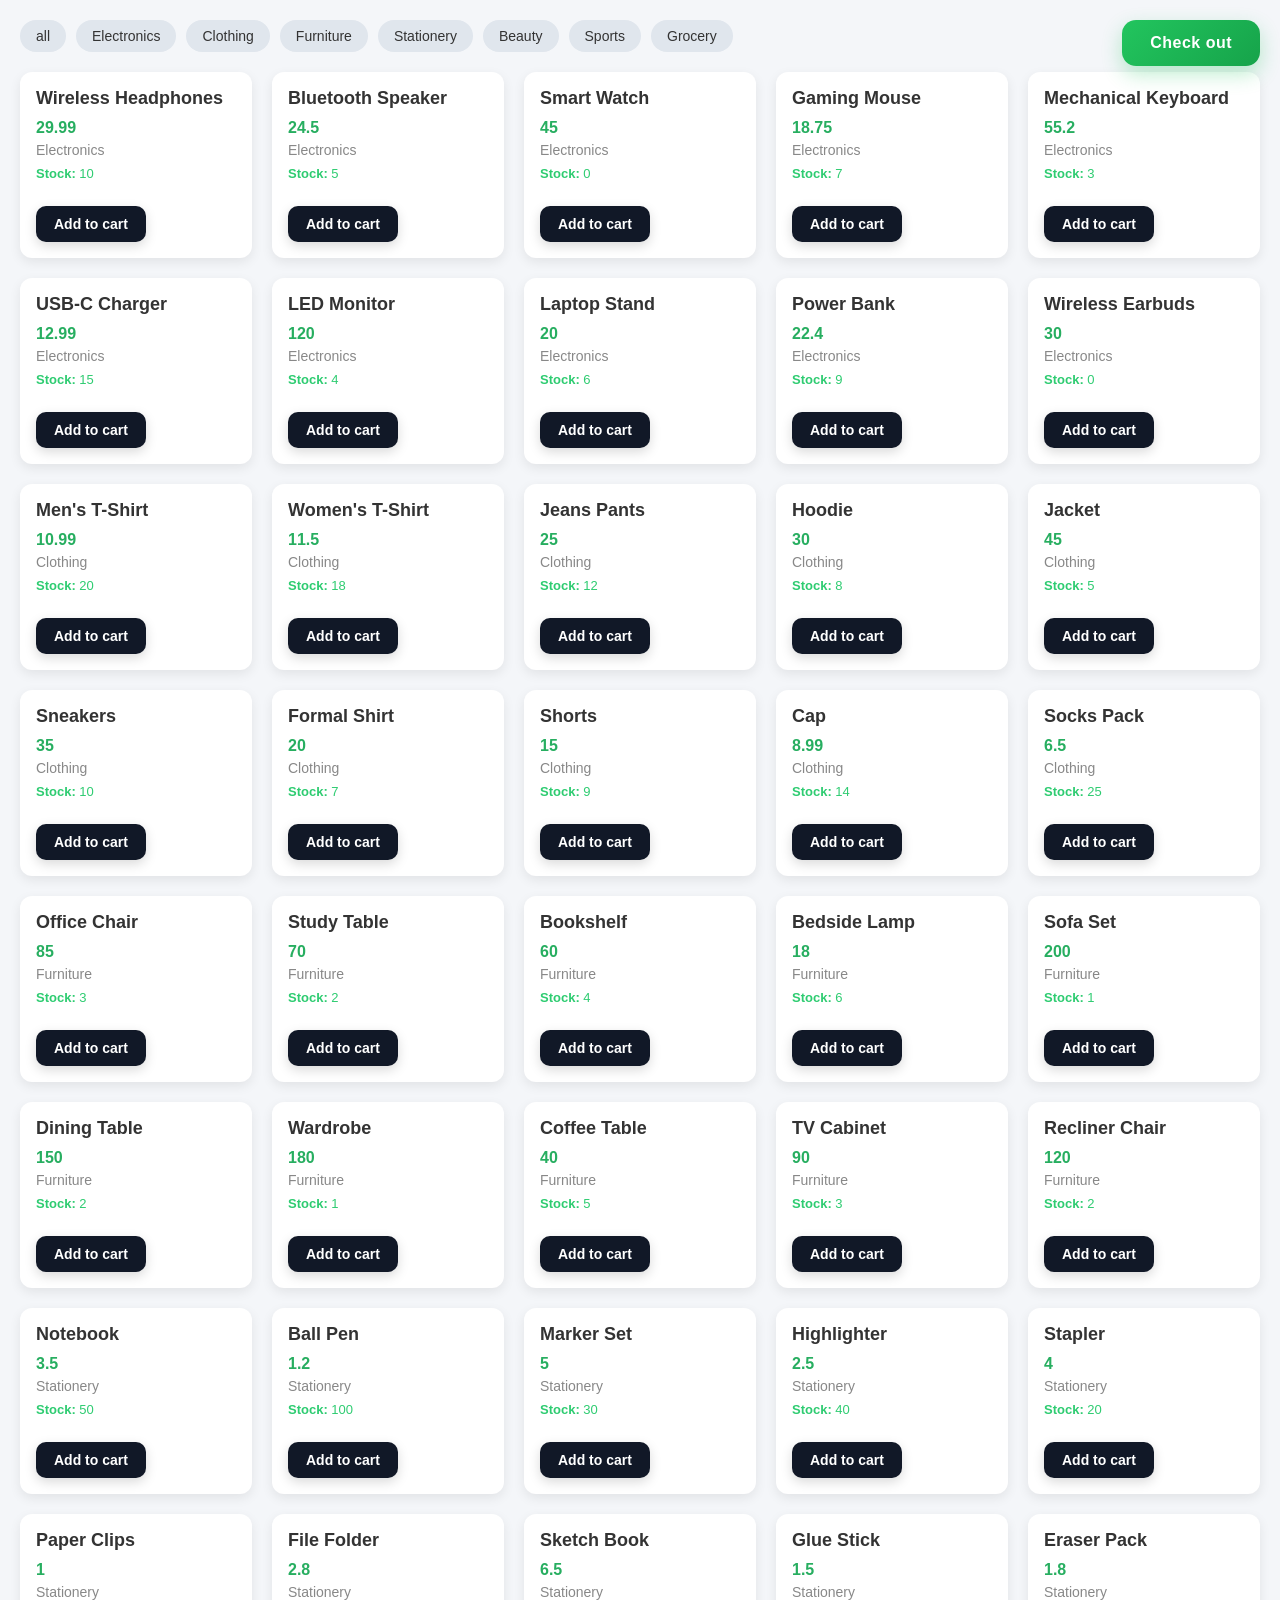
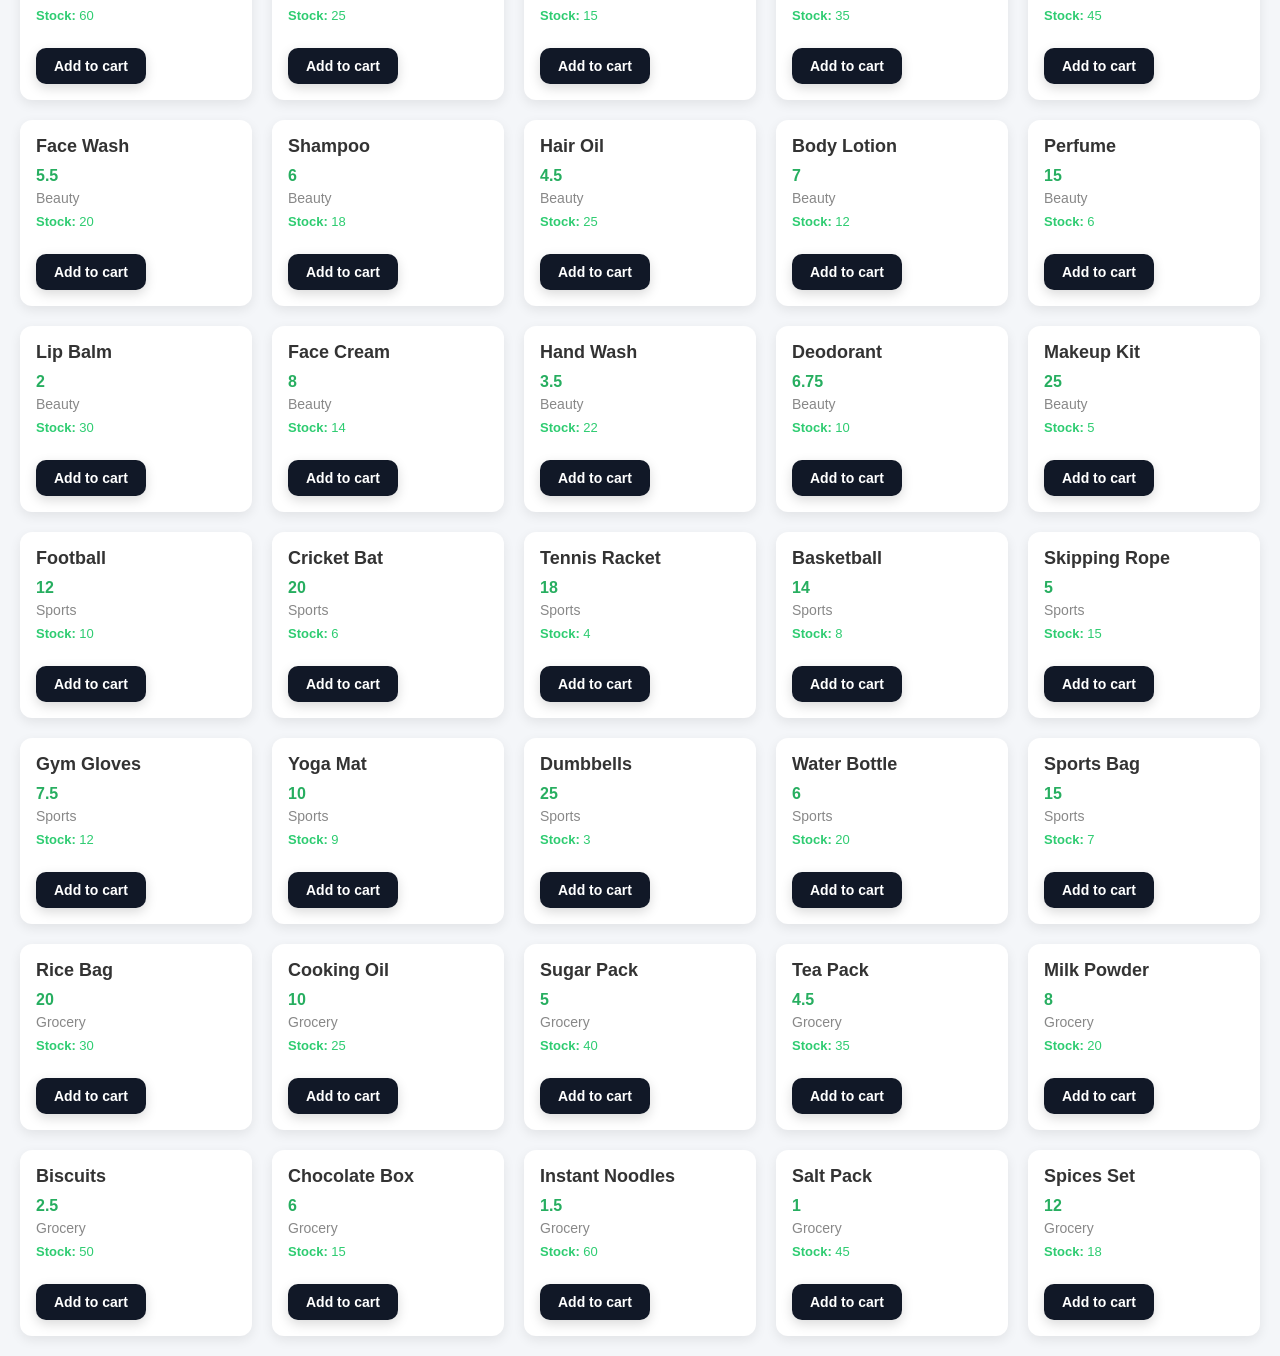
<file: index.html>
<!DOCTYPE html>
<html lang="en">
<head>
    <meta charset="UTF-8">
    <meta name="viewport" content="width=device-width, initial-scale=1.0">
    <title>E-Commerce</title>
    <link rel="stylesheet" href="./style.css">
</head>
<body>

    <button class="cart">Check out</button>
    <nav class="btns"></nav>
    
    <div class="product">
        
    </div>
    


    <script src="./app.js"></script>
</body>
</html>
</file>
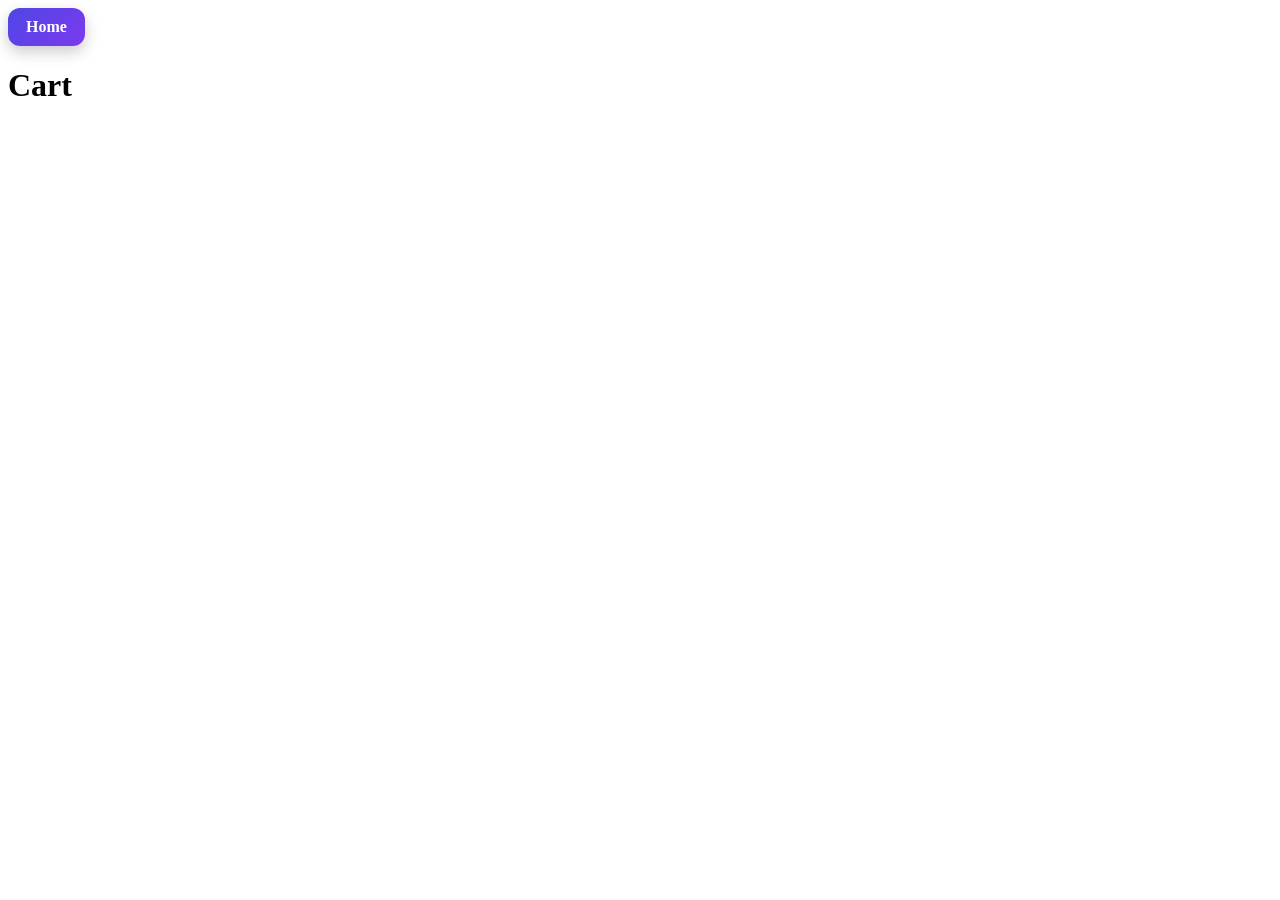
<file: cart.html>
<!DOCTYPE html>
<html lang="en">
<head>
    <meta charset="UTF-8">
    <meta name="viewport" content="width=device-width, initial-scale=1.0">
    <title>cart</title>
    <style>
        .cart-card{
    display: flex;
    justify-content: space-between;
    align-items: center;
    padding: 20px;
    margin: 15px 0;
    border-radius: 15px;
    background: #1e1e1e;
    color: white;
}

.category{
    color: gray;
    margin-top: 5px;
}

.right{
    text-align: right;
}

.quantity-box{
    display: flex;
    align-items: center;
    gap: 10px;
    margin-top: 10px;
}

.quantity-box button{
    width: 30px;
    height: 30px;
    border: none;
    border-radius: 8px;
    background: #333;
    color: white;
    font-size: 18px;
    cursor: pointer;
}

.quantity-box span{
    font-size: 18px;
    font-weight: bold;
}

.total-box{
    margin-top: 30px;
    padding: 25px;
    border-radius: 20px;
    background: linear-gradient(135deg, #4f46e5, #7c3aed);
    color: white;

    display: flex;
    justify-content: space-between;
    align-items: center;
}

.total-box p{
    margin-top: 5px;
    opacity: 0.8;
}

.total-box h1{
    font-size: 35px;
}

.nav-link {
    display: inline-block;
    padding: 10px 18px;
    border-radius: 12px;
    text-decoration: none;
    font-size: 16px;
    font-weight: 600;

    color: white;
    background: linear-gradient(135deg, #4f46e5, #7c3aed);

    transition: all 0.3s ease;
    box-shadow: 0 6px 15px rgba(0,0,0,0.2);
}

/* hover effect */
.nav-link:hover {
    transform: translateY(-2px);
    box-shadow: 0 10px 20px rgba(0,0,0,0.3);
    background: linear-gradient(135deg, #6366f1, #8b5cf6);
}

/* click effect */
.nav-link:active {
    transform: scale(0.95);
}
    </style>
</head>
<body>
    <a href="./index.html" class="nav-link">Home</a>

    <h1>Cart</h1>

    <div class="container">

    </div>



    <script src="./cart.js"></script>
</body>
</html>
</file>
<file: style.css>
body {
  font-family: 'Segoe UI', sans-serif;
  background: #f4f6f9;
  margin: 0;
  padding: 20px;
}

/* Container */
.product {
  display: grid;
  grid-template-columns: repeat(auto-fill, minmax(220px, 1fr));
  gap: 20px;
}

/* Card */
.product div {
  background: #fff;
  border-radius: 12px;
  padding: 16px;
  box-shadow: 0 4px 12px rgba(0,0,0,0.08);
  transition: 0.3s ease;
  cursor: pointer;
}

.product div:hover {
  transform: translateY(-6px);
  box-shadow: 0 8px 20px rgba(0,0,0,0.15);
}

/* Title */
.product h1 {
  font-size: 18px;
  margin: 0 0 10px;
  color: #333;
}

/* Price */
.product p:nth-child(2) {
  color: #27ae60;
  font-weight: bold;
  margin: 5px 0;
}

/* Category */
.product p:nth-child(3) {
  font-size: 14px;
  color: #888;
  margin: 5px 0;
}

/* Stock */
.product p:nth-child(4) {
  font-size: 13px;
  margin-top: 8px;
}

/* Stock colors */
.product p:nth-child(4)::before {
  content: "Stock: ";
  font-weight: bold;
}

.product p:nth-child(4) {
  color: #2ecc71;
}

.product div:has(p:nth-child(4):contains("0")) p:nth-child(4) {
  color: red;
}

/* Button container */
.btns {
  display: flex;
  flex-wrap: wrap;
  gap: 10px;
  margin-bottom: 20px;
}

/* Buttons */
.btns button {
  padding: 8px 16px;
  border: none;
  border-radius: 20px;
  background: #e0e6ed;
  color: #333;
  font-size: 14px;
  cursor: pointer;
  transition: all 0.25s ease;
}
/* Checkout Button */
.cart{
    position: fixed;
    top: 20px;
    right: 20px;
    padding: 14px 28px;
    border: none;
    border-radius: 14px;
    background: linear-gradient(135deg, #22c55e, #16a34a);
    color: white;
    font-size: 16px;
    font-weight: 700;
    letter-spacing: 0.5px;
    cursor: pointer;
    box-shadow: 0 8px 20px rgba(34, 197, 94, 0.3);
    transition: all 0.3s ease;
}

.cart:hover{
    transform: translateY(-3px) scale(1.03);
    box-shadow: 0 12px 25px rgba(34, 197, 94, 0.45);
    background: linear-gradient(135deg, #16a34a, #15803d);
}

.cart:active{
    transform: scale(0.96);
}


/* Add To Cart Button */
.cart-button{
    margin-top: 12px;
    padding: 10px 18px;
    border: none;
    border-radius: 10px;
    background: #111827;
    color: white;
    font-size: 14px;
    font-weight: 600;
    cursor: pointer;
    transition: all 0.25s ease;
    box-shadow: 0 4px 12px rgba(0,0,0,0.15);
}

.cart-button:hover{
    background: #22c55e;
    transform: translateY(-2px);
    box-shadow: 0 8px 18px rgba(34, 197, 94, 0.35);
}

.cart-button:active{
    transform: scale(0.95);
}
/* Hover effect */
.btns button:hover {
  background: #4f46e5;
  color: #fff;
  transform: translateY(-2px);
}

/* Active button (important for filtering) */
.btns button.active {
  background: #4f46e5;
  color: #fff;
  font-weight: 500;
  box-shadow: 0 4px 10px rgba(79, 70, 229, 0.3);
}
</file>
